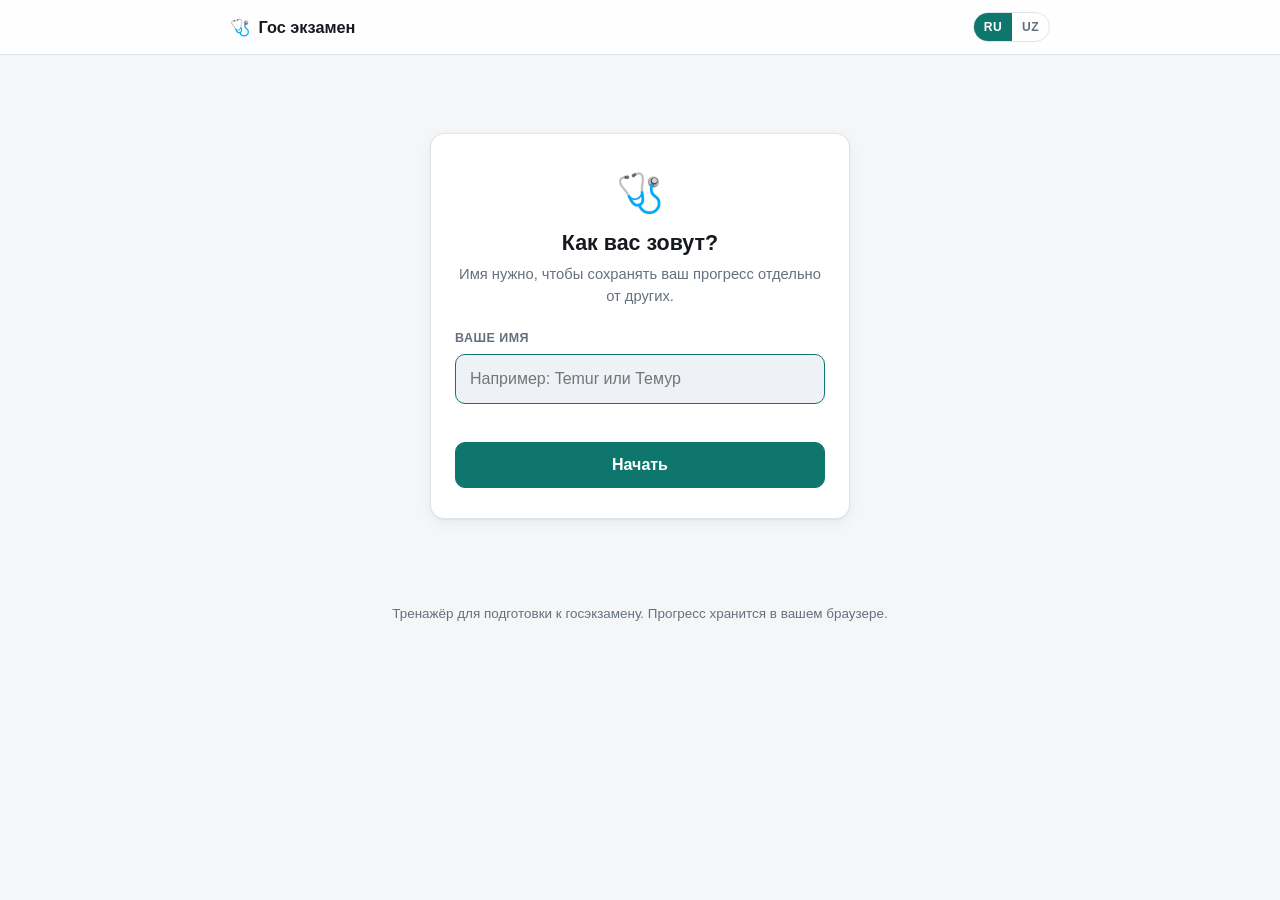
<file: index.html>
<!doctype html>
<html lang="ru">
<head>
<meta charset="utf-8">
<meta name="viewport" content="width=device-width, initial-scale=1">
<title>Гос экзамен — тесты</title>
<meta name="description" content="Тренажёр тестов для подготовки к государственному экзамену: терапия, педиатрия, хирургия, детская хирургия, акушерство и гинекология. Русский и узбекский.">
<link rel="stylesheet" href="style.css">
</head>
<body>
<header class="topbar">
  <div class="topbar-inner">
    <a href="#/" class="brand"><span class="brand-mark">🩺</span> <span id="brandText">Гос экзамен</span></a>
    <div class="topbar-right">
      <div id="langSwitch" class="lang-switch"></div>
      <button id="userChip" class="user-chip" type="button" hidden></button>
      <div id="scoreBadge" class="score-badge" hidden></div>
    </div>
  </div>
</header>

<main id="app" class="app"></main>

<footer class="footer">
  <p id="footerText"></p>
</footer>

<script src="config.js"></script>
<script src="js/i18n.js"></script>
<script src="js/storage.js"></script>
<script src="js/leaderboard.js"></script>
<script src="js/data.js"></script>
<script src="js/ui.js"></script>
<script src="js/app.js"></script>
</body>
</html>
</file>
<file: style.css>
:root {
  --bg: #f4f6f8;
  --surface: #ffffff;
  --surface-2: #eef1f5;
  --border: #dfe4ea;
  --text: #16191f;
  --text-dim: #66707d;
  --brand: #0f766e;
  --brand-dark: #0b5a54;
  --brand-soft: #d8f1ee;
  --right: #15803d;
  --right-bg: #e6f7ec;
  --wrong: #c62828;
  --wrong-bg: #fdeceb;
  --radius: 14px;
  --shadow: 0 1px 2px rgba(16, 20, 27, .06), 0 4px 14px rgba(16, 20, 27, .05);
  --maxw: 860px;
}

@media (prefers-color-scheme: dark) {
  :root {
    --bg: #101318;
    --surface: #191d24;
    --surface-2: #21262e;
    --border: #2b313a;
    --text: #edf0f3;
    --text-dim: #98a1ad;
    --brand: #2dd4bf;
    --brand-dark: #14b8a6;
    --brand-soft: #10312e;
    --right: #4ade80;
    --right-bg: #10301f;
    --wrong: #f87171;
    --wrong-bg: #351717;
    --shadow: 0 1px 2px rgba(0, 0, 0, .4), 0 4px 16px rgba(0, 0, 0, .3);
  }
}

* { box-sizing: border-box; }

body {
  margin: 0;
  background: var(--bg);
  color: var(--text);
  font-family: -apple-system, BlinkMacSystemFont, "Segoe UI", Roboto, Helvetica, Arial, sans-serif;
  line-height: 1.5;
  -webkit-font-smoothing: antialiased;
}

h1, h2, h3 { line-height: 1.25; }

/* ---------------------------------------------------------------- topbar -- */
.topbar {
  position: sticky; top: 0; z-index: 20;
  background: color-mix(in srgb, var(--surface) 88%, transparent);
  backdrop-filter: saturate(180%) blur(10px);
  border-bottom: 1px solid var(--border);
}
.topbar-inner {
  max-width: var(--maxw); margin: 0 auto; padding: 12px 20px;
  display: flex; align-items: center; justify-content: space-between; gap: 12px;
}
.brand { font-weight: 700; font-size: 1.02rem; text-decoration: none; color: var(--text); }
.brand-mark { margin-right: 4px; }

.score-badge {
  font-variant-numeric: tabular-nums;
  font-size: .9rem; font-weight: 700;
  padding: 5px 12px; border-radius: 999px;
  background: var(--brand); color: #fff;
}
.score-badge.low { background: var(--wrong); }

.app { max-width: var(--maxw); margin: 0 auto; padding: 24px 20px 72px; }
.footer { text-align: center; color: var(--text-dim); font-size: .84rem; padding: 0 20px 28px; }

/* ------------------------------------------------------------------ hero -- */
.hero {
  display: flex; align-items: center; gap: 22px; flex-wrap: wrap;
  background: var(--surface); border: 1px solid var(--border);
  border-radius: var(--radius); box-shadow: var(--shadow);
  padding: 22px; margin-bottom: 16px;
}
.hero-text { flex: 1 1 260px; min-width: 0; }
.hero h1 { margin: 0 0 4px; font-size: 1.42rem; }
.hero-sub { margin: 0 0 14px; color: var(--text-dim); font-size: .92rem; }
.hero-stats { display: flex; gap: 10px; flex-wrap: wrap; }

.stat-chip {
  display: flex; flex-direction: column; gap: 1px;
  background: var(--surface-2); border-radius: 10px; padding: 8px 14px; min-width: 84px;
}
.stat-value { font-weight: 750; font-size: 1.05rem; font-variant-numeric: tabular-nums; }
.stat-label { font-size: .74rem; color: var(--text-dim); text-transform: uppercase; letter-spacing: .04em; }

/* ------------------------------------------------------------------ ring -- */
.ring-wrap { position: relative; width: 104px; height: 104px; flex: none; }
.ring { width: 104px; height: 104px; transform: rotate(-90deg); }
.ring-track { stroke: var(--surface-2); }
.ring-value { stroke: var(--brand); transition: stroke-dasharray .4s ease; }
.ring-label {
  position: absolute; inset: 0;
  display: flex; flex-direction: column; align-items: center; justify-content: center;
}
.ring-label strong { font-size: 1.24rem; font-variant-numeric: tabular-nums; }
.ring-label span { font-size: .7rem; color: var(--text-dim); }

/* ------------------------------------------------------------- pool card -- */
.pool-card {
  display: flex; align-items: center; gap: 16px;
  padding: 18px 20px; margin-bottom: 22px;
  text-decoration: none; color: var(--text);
  border-radius: var(--radius); border: 1px solid transparent;
  background: linear-gradient(135deg, var(--brand) 0%, var(--brand-dark) 100%);
  box-shadow: var(--shadow);
}
.pool-card * { color: #fff; }
.pool-icon { font-size: 1.7rem; }
.pool-body { flex: 1; min-width: 0; }
.pool-title { font-weight: 750; font-size: 1.08rem; }
.pool-sub { font-size: .88rem; opacity: .9; }
.pool-go { font-size: 1.3rem; opacity: .85; }
.pool-card:hover { filter: brightness(1.07); }

.row-actions { display: flex; justify-content: flex-end; margin: -12px 0 18px; }

/* --------------------------------------------------------------- subjects -- */
.subject-group { margin-bottom: 26px; }
.subject-title {
  font-size: .8rem; font-weight: 700; text-transform: uppercase; letter-spacing: .06em;
  color: var(--text-dim); margin: 0 0 10px 2px;
}
.set-list { display: grid; gap: 10px; }

.set-card {
  display: block; text-decoration: none; color: var(--text);
  background: var(--surface); border: 1px solid var(--border);
  border-radius: var(--radius); box-shadow: var(--shadow);
  padding: 14px 16px;
  transition: border-color .15s ease, transform .1s ease;
}
.set-card:hover { border-color: var(--brand); transform: translateY(-1px); }
.set-head { display: flex; align-items: flex-start; justify-content: space-between; gap: 10px; }
.set-title { font-weight: 650; }
.set-meta {
  display: flex; justify-content: space-between; gap: 10px;
  font-size: .82rem; color: var(--text-dim); margin: 3px 0 9px;
}
.set-done { color: var(--brand); font-weight: 600; }
.set-done.muted { color: var(--text-dim); font-weight: 400; }

.pill {
  flex: none; font-size: .68rem; font-weight: 800; letter-spacing: .04em;
  padding: 3px 8px; border-radius: 999px;
  background: var(--surface-2); color: var(--text-dim); border: 1px solid var(--border);
}
.pill.lang-uz { color: #b26a00; border-color: #e6bd82; background: #fdf3e4; }
.pill.lang-ru { color: #1d5fae; border-color: #b3cdec; background: #eaf2fc; }
@media (prefers-color-scheme: dark) {
  .pill.lang-uz { background: #33240f; border-color: #6b4c1c; color: #e3a955; }
  .pill.lang-ru { background: #14243a; border-color: #2c4a72; color: #7db0ec; }
}

.pbar {
  display: flex; height: 6px; border-radius: 999px;
  background: var(--surface-2); overflow: hidden;
}
.pbar-right { background: var(--brand); }
.pbar-wrong { background: var(--wrong); }

/* ---------------------------------------------------------------- setup -- */
.back-link {
  display: inline-block; margin-bottom: 14px;
  color: var(--text-dim); text-decoration: none; font-size: .9rem;
}
.back-link:hover { color: var(--brand); }

.setup-card {
  background: var(--surface); border: 1px solid var(--border);
  border-radius: var(--radius); box-shadow: var(--shadow); padding: 22px;
}
.setup-card h2 { margin: 0 0 4px; font-size: 1.24rem; }
.setup-sub { margin: 0 0 20px; color: var(--text-dim); font-size: .9rem; }
.available-note { margin: -10px 0 18px; font-size: .84rem; color: var(--brand); font-weight: 600; }

.field { margin-bottom: 18px; }
.field label {
  display: block; font-weight: 650; font-size: .82rem;
  text-transform: uppercase; letter-spacing: .04em; color: var(--text-dim);
  margin-bottom: 8px;
}

.chip-row { display: flex; flex-wrap: wrap; gap: 8px; }
.chip {
  border: 1px solid var(--border); background: var(--surface-2); color: var(--text);
  padding: 8px 15px; border-radius: 999px; cursor: pointer;
  font-size: .9rem; font-weight: 600; font-family: inherit;
}
.chip:hover { border-color: var(--brand); }
.chip.active { background: var(--brand); border-color: var(--brand); color: #fff; }

/* --------------------------------------------------------------- buttons -- */
.btn {
  display: inline-block; text-align: center; text-decoration: none;
  background: var(--brand); color: #fff; border: 1px solid var(--brand);
  padding: 11px 20px; border-radius: 10px;
  font-size: .96rem; font-weight: 700; font-family: inherit; cursor: pointer;
}
.btn:hover:not(:disabled) { background: var(--brand-dark); border-color: var(--brand-dark); }
.btn:disabled { opacity: .45; cursor: not-allowed; }
.btn.big { width: 100%; padding: 13px 20px; font-size: 1rem; }
.btn.secondary { background: var(--surface-2); color: var(--text); border-color: var(--border); }
.btn.secondary:hover:not(:disabled) { background: var(--surface-2); border-color: var(--brand); }
.btn.ghost { background: transparent; color: var(--text-dim); border-color: transparent; }
.btn.ghost:hover:not(:disabled) { background: transparent; color: var(--wrong); border-color: transparent; }
.btn.small { padding: 7px 12px; font-size: .84rem; font-weight: 600; }

/* ------------------------------------------------------------------ quiz -- */
.quiz-progress {
  height: 5px; border-radius: 999px; background: var(--surface-2);
  overflow: hidden; margin-bottom: 18px;
}
.quiz-progress span { display: block; height: 100%; background: var(--brand); transition: width .25s ease; }

.question-card {
  background: var(--surface); border: 1px solid var(--border);
  border-radius: var(--radius); box-shadow: var(--shadow); padding: 22px;
}
.question-head {
  display: flex; justify-content: space-between; align-items: baseline; gap: 10px;
  margin-bottom: 8px;
}
.question-index {
  font-size: .74rem; font-weight: 700; letter-spacing: .05em;
  text-transform: uppercase; color: var(--text-dim);
}
.question-source {
  font-size: .74rem; color: var(--text-dim); text-align: right;
  overflow: hidden; text-overflow: ellipsis; white-space: nowrap; max-width: 55%;
}
.question-text { font-size: 1.1rem; font-weight: 650; margin-bottom: 14px; }
.multi-hint {
  display: inline-block; font-size: .8rem; font-weight: 650;
  background: var(--brand-soft); color: var(--brand-dark);
  padding: 4px 10px; border-radius: 8px; margin-bottom: 12px;
}
@media (prefers-color-scheme: dark) { .multi-hint { color: var(--brand); } }

/* пояснение автора теста — появляется после ответа */
.question-note {
  margin-top: 14px; padding: 10px 12px; font-size: .88rem; line-height: 1.5;
  background: var(--surface-2); border-left: 3px solid var(--brand);
  border-radius: 0 8px 8px 0; color: var(--text);
}
.question-note .note-label { font-weight: 650; color: var(--brand-dark); }
@media (prefers-color-scheme: dark) { .question-note .note-label { color: var(--brand); } }
.review-item .question-note { margin-top: 8px; font-size: .84rem; }

.option-list { display: grid; gap: 8px; }
.option-btn {
  display: flex; align-items: flex-start; gap: 11px; width: 100%;
  text-align: left; padding: 12px 14px; border-radius: 11px;
  border: 1px solid var(--border); background: var(--surface-2); color: var(--text);
  font-size: .96rem; font-family: inherit; line-height: 1.42; cursor: pointer;
}
.option-btn:hover:not(:disabled) { border-color: var(--brand); }
.option-btn:disabled { cursor: default; }
.option-key {
  flex: none; width: 22px; height: 22px; border-radius: 6px;
  background: var(--surface); border: 1px solid var(--border);
  font-size: .76rem; font-weight: 700; color: var(--text-dim);
  display: flex; align-items: center; justify-content: center; margin-top: 1px;
}
.option-text { flex: 1; min-width: 0; }
.option-btn.picked { border-color: var(--brand); background: var(--brand-soft); }
.option-btn.picked .option-key { background: var(--brand); color: #fff; border-color: var(--brand); }
.option-btn.correct {
  background: var(--right-bg); border-color: var(--right); color: var(--right); font-weight: 650;
}
.option-btn.correct .option-key { background: var(--right); color: #fff; border-color: var(--right); }
.option-btn.wrong {
  background: var(--wrong-bg); border-color: var(--wrong); color: var(--wrong); font-weight: 650;
}
.option-btn.wrong .option-key { background: var(--wrong); color: #fff; border-color: var(--wrong); }

.quiz-actions { display: flex; justify-content: flex-end; margin-top: 16px; }

/* --------------------------------------------------------------- results -- */
.result-card {
  display: flex; flex-direction: column; align-items: center; gap: 12px;
  background: var(--surface); border: 1px solid var(--border);
  border-radius: var(--radius); box-shadow: var(--shadow); padding: 30px 22px;
  text-align: center;
}
.result-card h2 { margin: 0; font-size: 1.2rem; }
.result-actions { display: flex; gap: 8px; flex-wrap: wrap; justify-content: center; }
.all-right { text-align: center; color: var(--right); font-weight: 700; margin-top: 18px; }

.review-title { margin: 26px 0 10px; font-size: 1.02rem; }
.review-list { display: grid; gap: 10px; }
.review-item {
  background: var(--surface); border: 1px solid var(--border);
  border-left: 3px solid var(--wrong); border-radius: 10px; padding: 13px 15px;
}
.review-q { font-weight: 650; margin-bottom: 6px; }
.review-your { color: var(--wrong); font-size: .9rem; }
.review-correct { color: var(--right); font-size: .9rem; }

.empty-state { text-align: center; color: var(--text-dim); padding: 56px 20px; }
.empty-state p { margin-bottom: 16px; }

@media (max-width: 560px) {
  .hero { gap: 16px; padding: 18px; }
  .question-card { padding: 18px; }
  .question-source { display: none; }
}


/* --------------------------------------------------------- шапка: справа -- */
.topbar-right { display: flex; align-items: center; gap: 8px; }

.lang-switch { display: flex; border: 1px solid var(--border); border-radius: 999px; overflow: hidden; }
.lang-btn {
  border: none; background: transparent; color: var(--text-dim);
  font: inherit; font-size: .76rem; font-weight: 700; letter-spacing: .03em;
  padding: 5px 10px; cursor: pointer;
}
.lang-btn.active { background: var(--brand); color: #fff; }

.user-chip {
  max-width: 140px; overflow: hidden; text-overflow: ellipsis; white-space: nowrap;
  border: 1px solid var(--border); background: var(--surface-2); color: var(--text);
  font: inherit; font-size: .82rem; font-weight: 650;
  padding: 5px 12px; border-radius: 999px; cursor: pointer;
}
.user-chip:hover { border-color: var(--wrong); color: var(--wrong); }

/* ------------------------------------------------------------------ вход -- */
.welcome-card {
  max-width: 420px; margin: 6vh auto 0; text-align: center;
  background: var(--surface); border: 1px solid var(--border);
  border-radius: var(--radius); box-shadow: var(--shadow); padding: 30px 24px;
}
.welcome-mark { font-size: 2.4rem; }
.welcome-card h1 { margin: 8px 0 6px; font-size: 1.34rem; }
.welcome-sub { margin: 0 0 22px; color: var(--text-dim); font-size: .92rem; }
.welcome-label {
  display: block; text-align: left; font-size: .78rem; font-weight: 700;
  text-transform: uppercase; letter-spacing: .04em; color: var(--text-dim); margin-bottom: 6px;
}
.text-input {
  width: 100%; padding: 12px 14px; margin-bottom: 8px;
  border: 1px solid var(--border); border-radius: 10px;
  background: var(--surface-2); color: var(--text);
  font: inherit; font-size: 1rem;
}
.text-input:focus { outline: none; border-color: var(--brand); }
.text-input.invalid { border-color: var(--wrong); }
.input-error { min-height: 18px; margin: 0 0 12px; color: var(--wrong); font-size: .82rem; text-align: left; }

/* ------------------------------------------------------------------ теги -- */
.tag {
  display: inline-flex; align-items: center; gap: 4px;
  font-size: .74rem; font-weight: 700; white-space: nowrap;
  padding: 3px 9px; border-radius: 999px;
  border: 1px solid var(--border); background: var(--surface-2); color: var(--text-dim);
}
.tag.tiny { font-size: .68rem; padding: 2px 7px; }
.tag-verified { color: var(--right); border-color: color-mix(in srgb, var(--right) 45%, transparent); }
.tag-marked { color: #a16207; border-color: #e0c07a; }
.tag-restored { color: #1d5fae; border-color: #a9c8ef; }
.tag-ai { color: #7c3aed; border-color: #c4b5fd; }
.tag-disputed { color: var(--wrong); border-color: color-mix(in srgb, var(--wrong) 45%, transparent); }
@media (prefers-color-scheme: dark) {
  .tag-marked { color: #e3b45c; border-color: #6b5320; }
  .tag-restored { color: #7db0ec; border-color: #2c4a72; }
  .tag-ai { color: #c4a7f7; border-color: #4c3a75; }
}

.set-tags { display: flex; flex-wrap: wrap; gap: 5px; margin: 6px 0 2px; }

.legend {
  background: var(--surface); border: 1px solid var(--border);
  border-radius: var(--radius); padding: 12px 16px; margin-bottom: 18px;
}
.legend summary {
  cursor: pointer; font-weight: 650; font-size: .9rem; color: var(--text-dim);
}
.legend summary::marker { color: var(--brand); }
.legend-list { display: grid; gap: 8px; margin-top: 12px; }
.legend-item {
  display: grid; grid-template-columns: auto auto 1fr; gap: 8px; align-items: baseline;
}
.legend-count { font-size: .78rem; font-weight: 700; color: var(--text); font-variant-numeric: tabular-nums; }
.legend-hint { font-size: .8rem; color: var(--text-dim); }

/* -------------------------------------------------------- язык тестов -- */
.lang-field {
  display: flex; align-items: center; gap: 10px; flex-wrap: wrap;
  margin: 0 0 16px 2px;
}
.lang-field-label {
  font-size: .74rem; font-weight: 700; text-transform: uppercase;
  letter-spacing: .05em; color: var(--text-dim);
}
.lang-field .chip { padding: 6px 13px; font-size: .84rem; }

.question-head { align-items: center; }
.question-source {
  font-size: .76rem; color: var(--text-dim); margin-bottom: 6px;
  overflow: hidden; text-overflow: ellipsis; white-space: nowrap;
}
.review-item .tag { margin-top: 8px; }
.footer a { color: var(--brand); font-weight: 600; }

@media (max-width: 560px) {
  .legend-item { grid-template-columns: auto auto; }
  .legend-hint { grid-column: 1 / -1; }
  .user-chip { max-width: 90px; }
}

/* ------------------------------------------------------- таблица лидеров -- */
.board {
  background: var(--surface); border: 1px solid var(--border);
  border-radius: var(--radius); box-shadow: var(--shadow);
  padding: 18px 20px; margin-top: 6px;
}
.board-head {
  display: flex; align-items: baseline; justify-content: space-between;
  gap: 10px; flex-wrap: wrap; margin-bottom: 12px;
}
.board-title { margin: 0; font-size: 1.06rem; }
.board-scope { font-size: .78rem; color: var(--text-dim); }
.board-empty { color: var(--text-dim); font-size: .9rem; margin: 0; }

.board-scroll { overflow-x: auto; }
.board-table { width: 100%; border-collapse: collapse; font-size: .92rem; }
.board-table th {
  text-align: left; font-size: .72rem; font-weight: 700; text-transform: uppercase;
  letter-spacing: .04em; color: var(--text-dim); padding: 0 8px 8px; white-space: nowrap;
}
.board-table td { padding: 9px 8px; border-top: 1px solid var(--border); }
.board-table .num { text-align: right; font-variant-numeric: tabular-nums; white-space: nowrap; }
.board-table .strong { font-weight: 750; color: var(--brand); }
.board-table .dim { color: var(--text-dim); }
.col-place { width: 34px; font-size: 1rem; text-align: center; }
.board-table tr.me td { background: var(--brand-soft); }
.board-table tr.me td:first-child { border-radius: 8px 0 0 8px; }
.board-table tr.me td:last-child { border-radius: 0 8px 8px 0; }
.board-you {
  margin-left: 6px; font-size: .66rem; font-weight: 800; text-transform: uppercase;
  letter-spacing: .04em; color: #fff; background: var(--brand);
  padding: 2px 6px; border-radius: 999px;
}

@media (max-width: 520px) {
  /* на узком экране важнее «верно» и точность, число решённых прячем */
  .board-table .col-solved { display: none; }
  .board { padding: 16px; }
}
</file>
